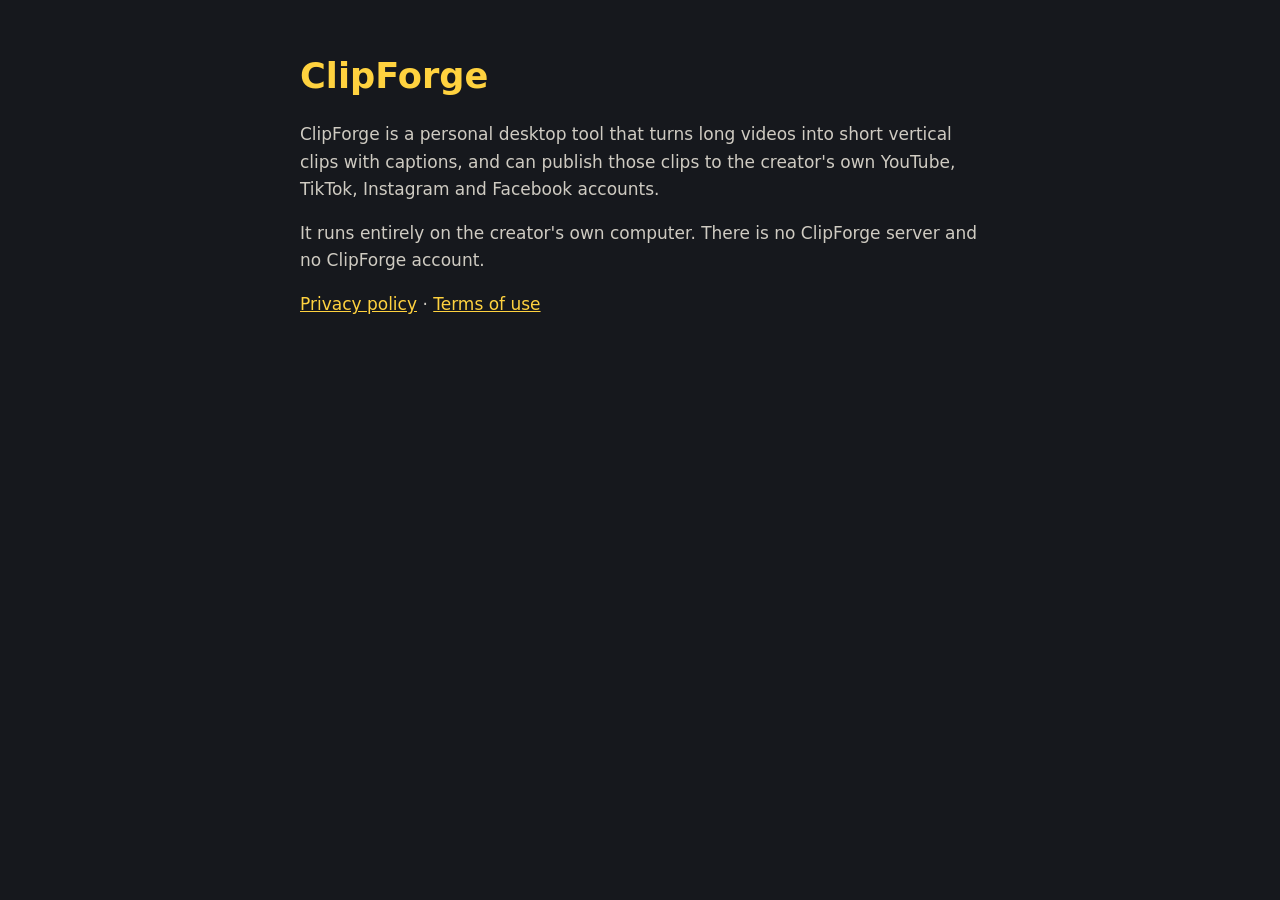
<file: index.html>
<!doctype html><html lang="en"><head><meta charset="utf-8"><meta name="viewport" content="width=device-width,initial-scale=1">
<title>ClipForge</title><link rel="stylesheet" href="style.css"></head><body><main>
<h1>ClipForge</h1>
<p>ClipForge is a personal desktop tool that turns long videos into short vertical clips with captions, and can publish
those clips to the creator's own YouTube, TikTok, Instagram and Facebook accounts.</p>
<p>It runs entirely on the creator's own computer. There is no ClipForge server and no ClipForge account.</p>
<p><a href="privacy.html">Privacy policy</a> · <a href="terms.html">Terms of use</a></p>
</main></body></html>
</file>
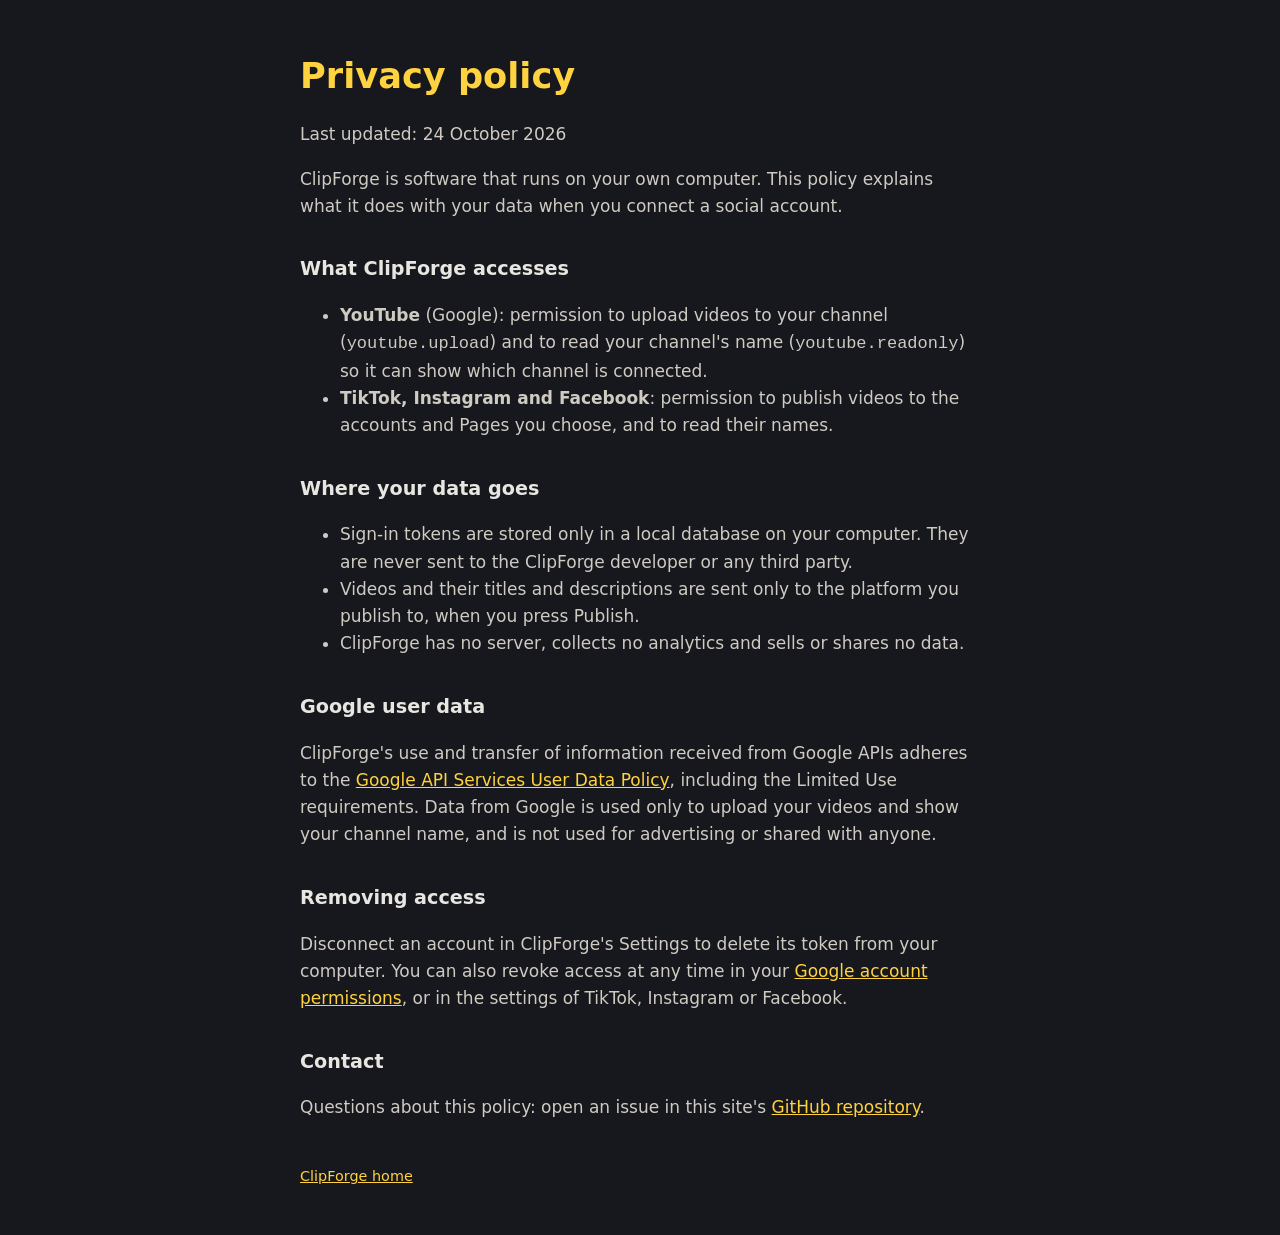
<file: privacy.html>
<!doctype html><html lang="en"><head><meta charset="utf-8"><meta name="viewport" content="width=device-width,initial-scale=1">
<title>ClipForge privacy policy</title><link rel="stylesheet" href="style.css"></head><body><main>
<h1>Privacy policy</h1>
<p>Last updated: 24 October 2026</p>
<p>ClipForge is software that runs on your own computer. This policy explains what it does with your data when you connect a social account.</p>
<h2>What ClipForge accesses</h2>
<ul>
<li><strong>YouTube</strong> (Google): permission to upload videos to your channel (<code>youtube.upload</code>) and to read your channel's name (<code>youtube.readonly</code>) so it can show which channel is connected.</li>
<li><strong>TikTok, Instagram and Facebook</strong>: permission to publish videos to the accounts and Pages you choose, and to read their names.</li>
</ul>
<h2>Where your data goes</h2>
<ul>
<li>Sign-in tokens are stored only in a local database on your computer. They are never sent to the ClipForge developer or any third party.</li>
<li>Videos and their titles and descriptions are sent only to the platform you publish to, when you press Publish.</li>
<li>ClipForge has no server, collects no analytics and sells or shares no data.</li>
</ul>
<h2>Google user data</h2>
<p>ClipForge's use and transfer of information received from Google APIs adheres to the
<a href="https://developers.google.com/terms/api-services-user-data-policy">Google API Services User Data Policy</a>, including the Limited Use requirements.
Data from Google is used only to upload your videos and show your channel name, and is not used for advertising or shared with anyone.</p>
<h2>Removing access</h2>
<p>Disconnect an account in ClipForge's Settings to delete its token from your computer. You can also revoke access at any time in your
<a href="https://myaccount.google.com/permissions">Google account permissions</a>, or in the settings of TikTok, Instagram or Facebook.</p>
<h2>Contact</h2>
<p>Questions about this policy: open an issue in this site's <a href="https://github.com/ibhar-tech/clipforge-site/issues">GitHub repository</a>.</p>
<footer><a href="index.html">ClipForge home</a></footer>
</main></body></html>
</file>
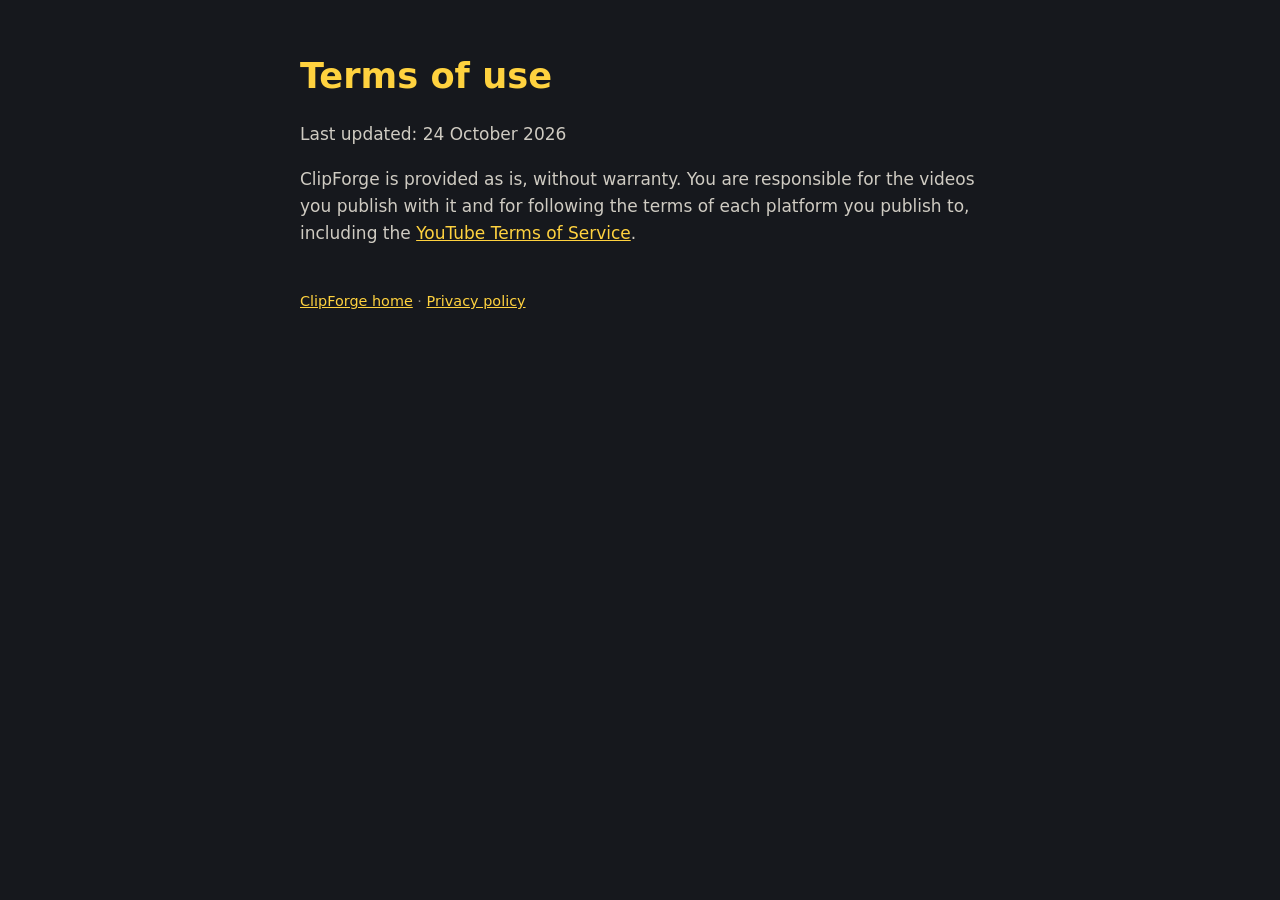
<file: terms.html>
<!doctype html><html lang="en"><head><meta charset="utf-8"><meta name="viewport" content="width=device-width,initial-scale=1">
<title>ClipForge terms of use</title><link rel="stylesheet" href="style.css"></head><body><main>
<h1>Terms of use</h1>
<p>Last updated: 24 October 2026</p>
<p>ClipForge is provided as is, without warranty. You are responsible for the videos you publish with it and for following the
terms of each platform you publish to, including the <a href="https://www.youtube.com/t/terms">YouTube Terms of Service</a>.</p>
<footer><a href="index.html">ClipForge home</a> · <a href="privacy.html">Privacy policy</a></footer>
</main></body></html>
</file>
<file: style.css>
body{margin:0;background:#16181d;color:#e8e6e1;font:17px/1.6 system-ui,sans-serif}
main{max-width:680px;margin:0 auto;padding:48px 20px}
h1{font-size:2.2rem;margin:0 0 .3em;color:#ffd23f}h2{font-size:1.2rem;margin:1.8em 0 .4em}
a{color:#ffd23f}p,li{color:#cfcbc2}footer{margin-top:3em;font-size:.9rem;color:#8a877f}
</file>
